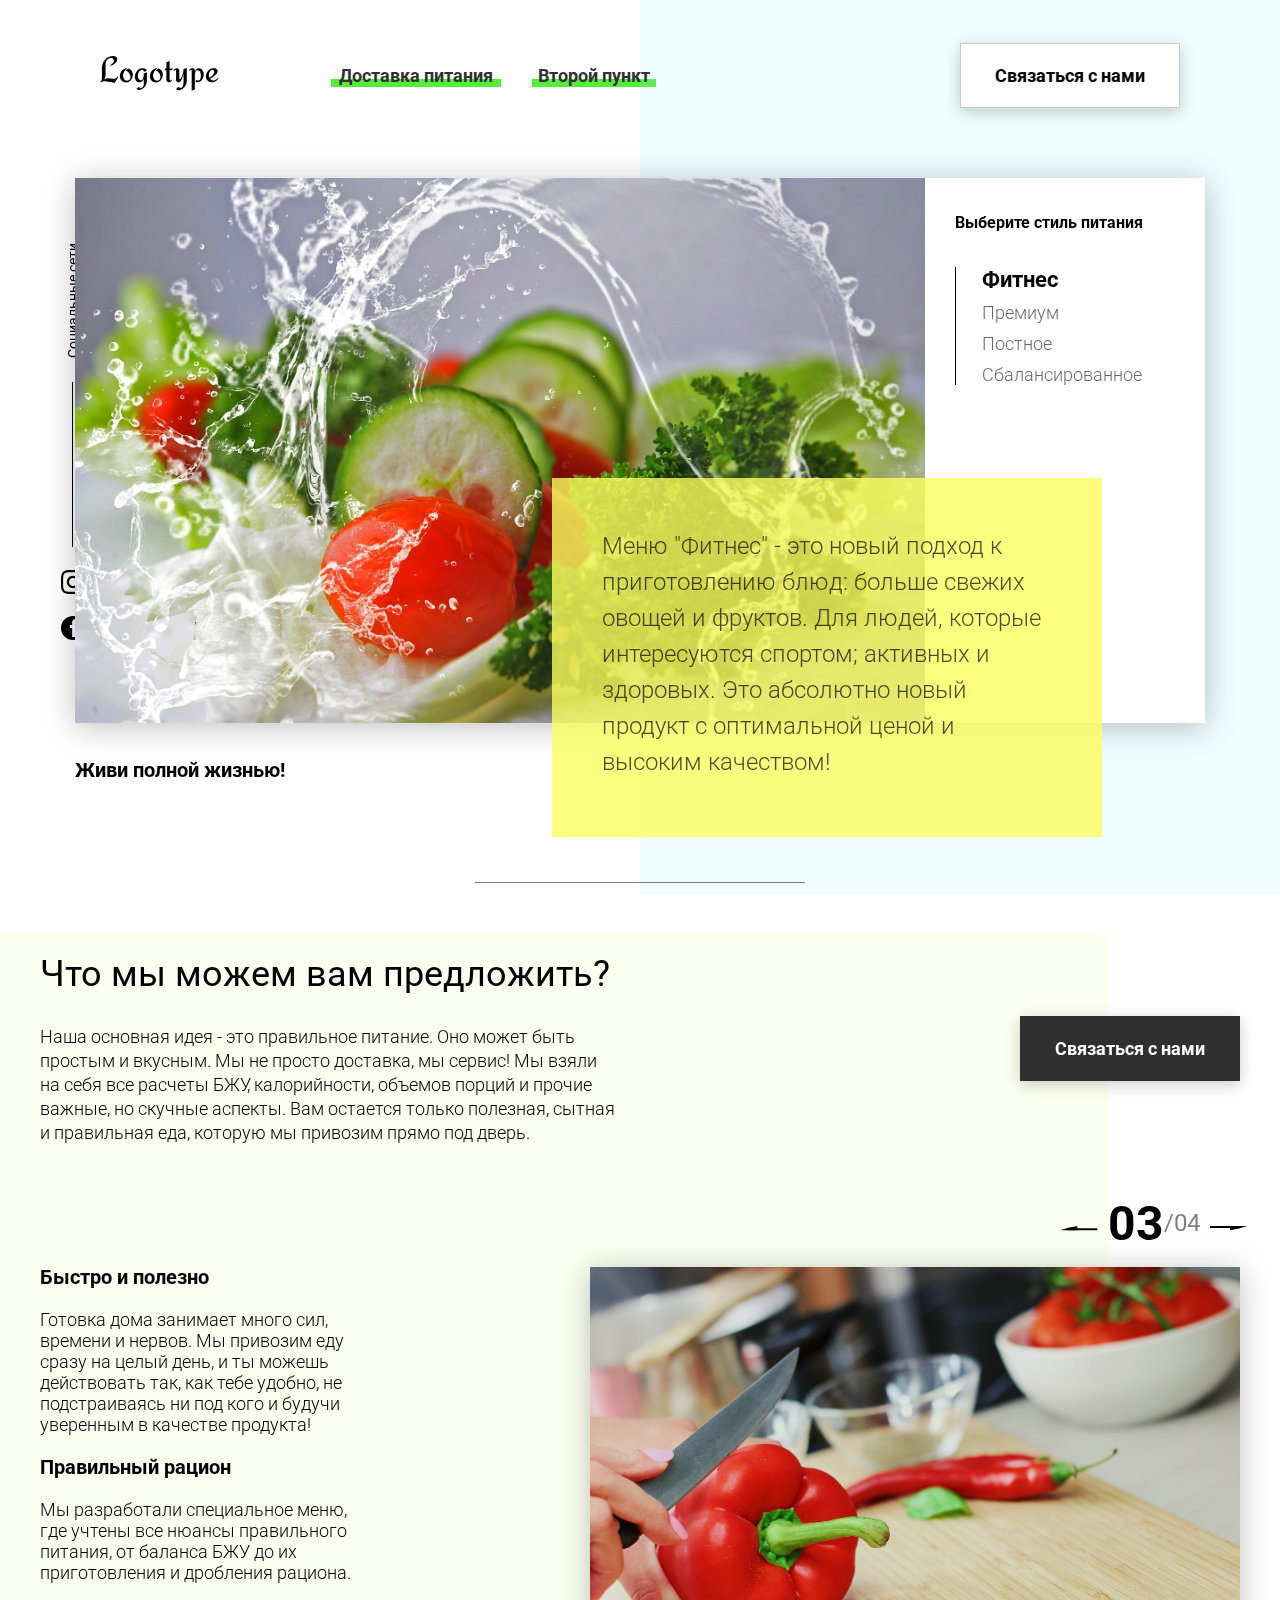
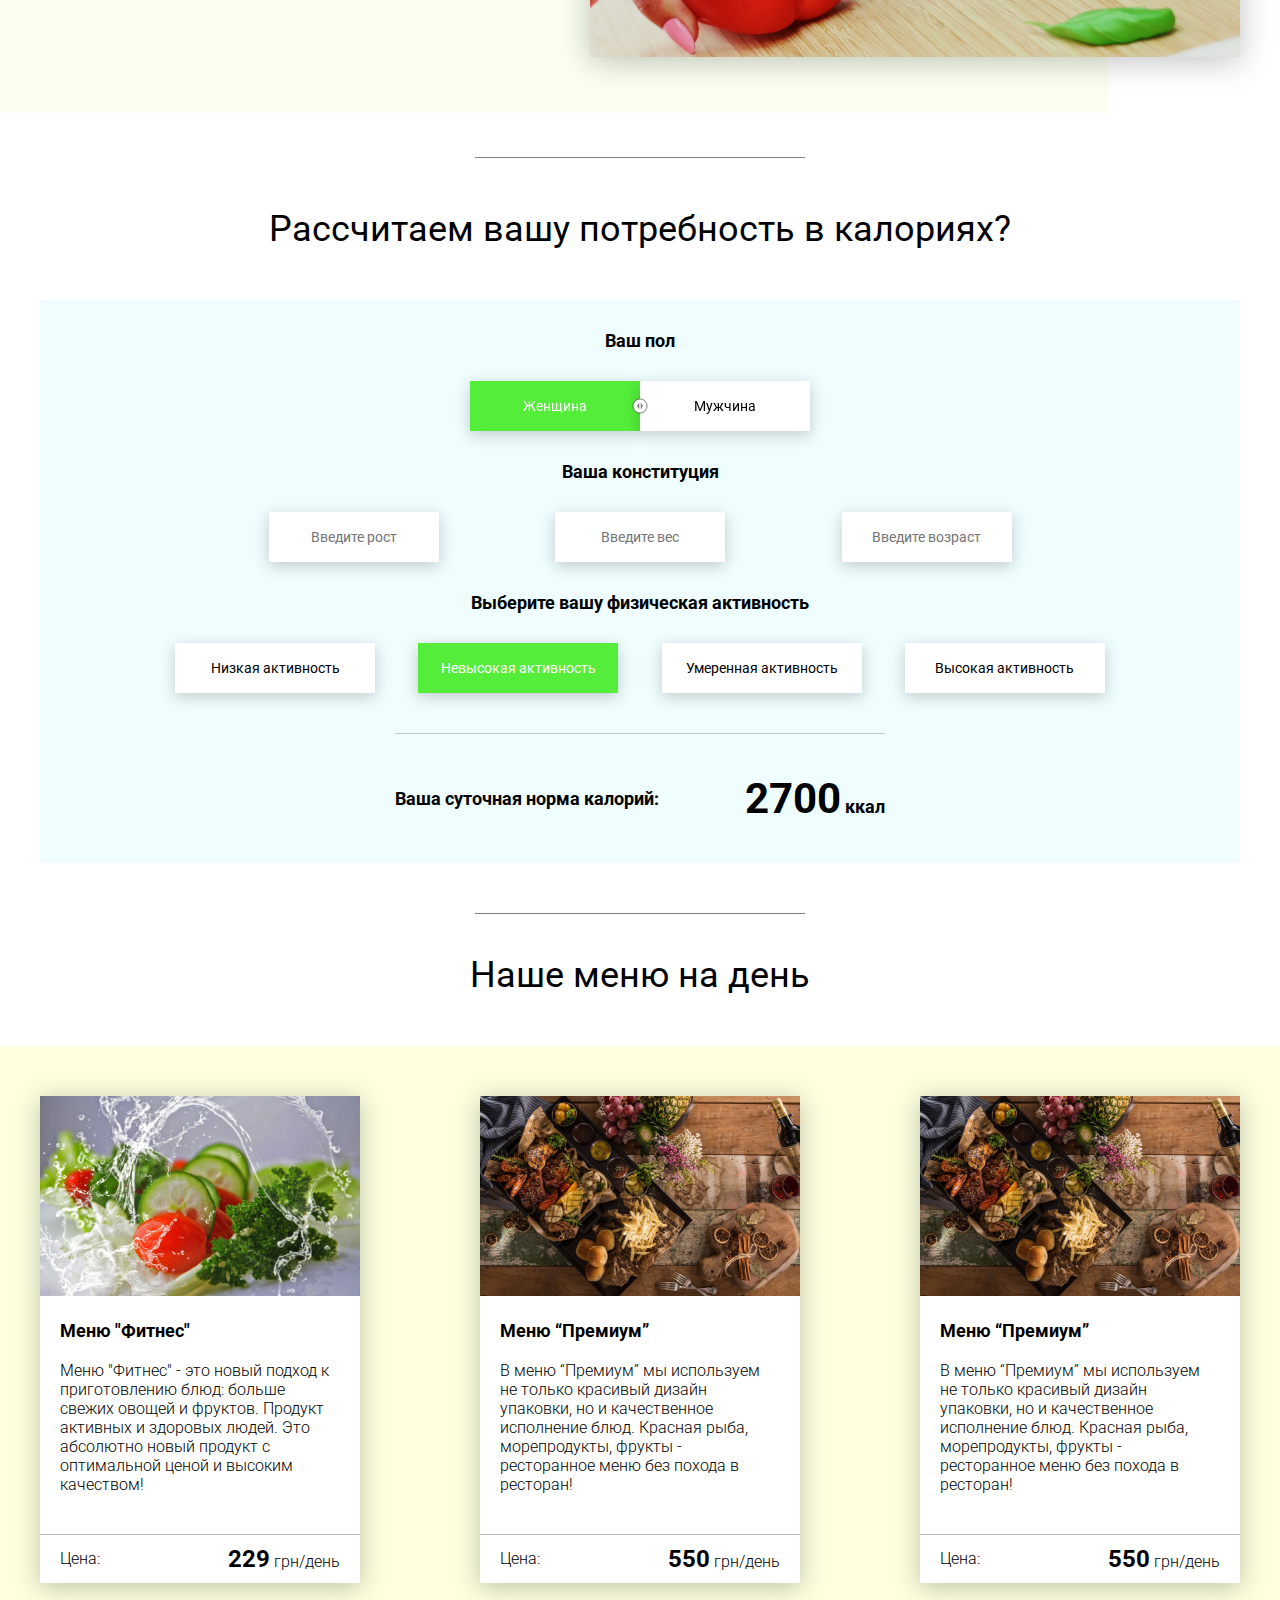
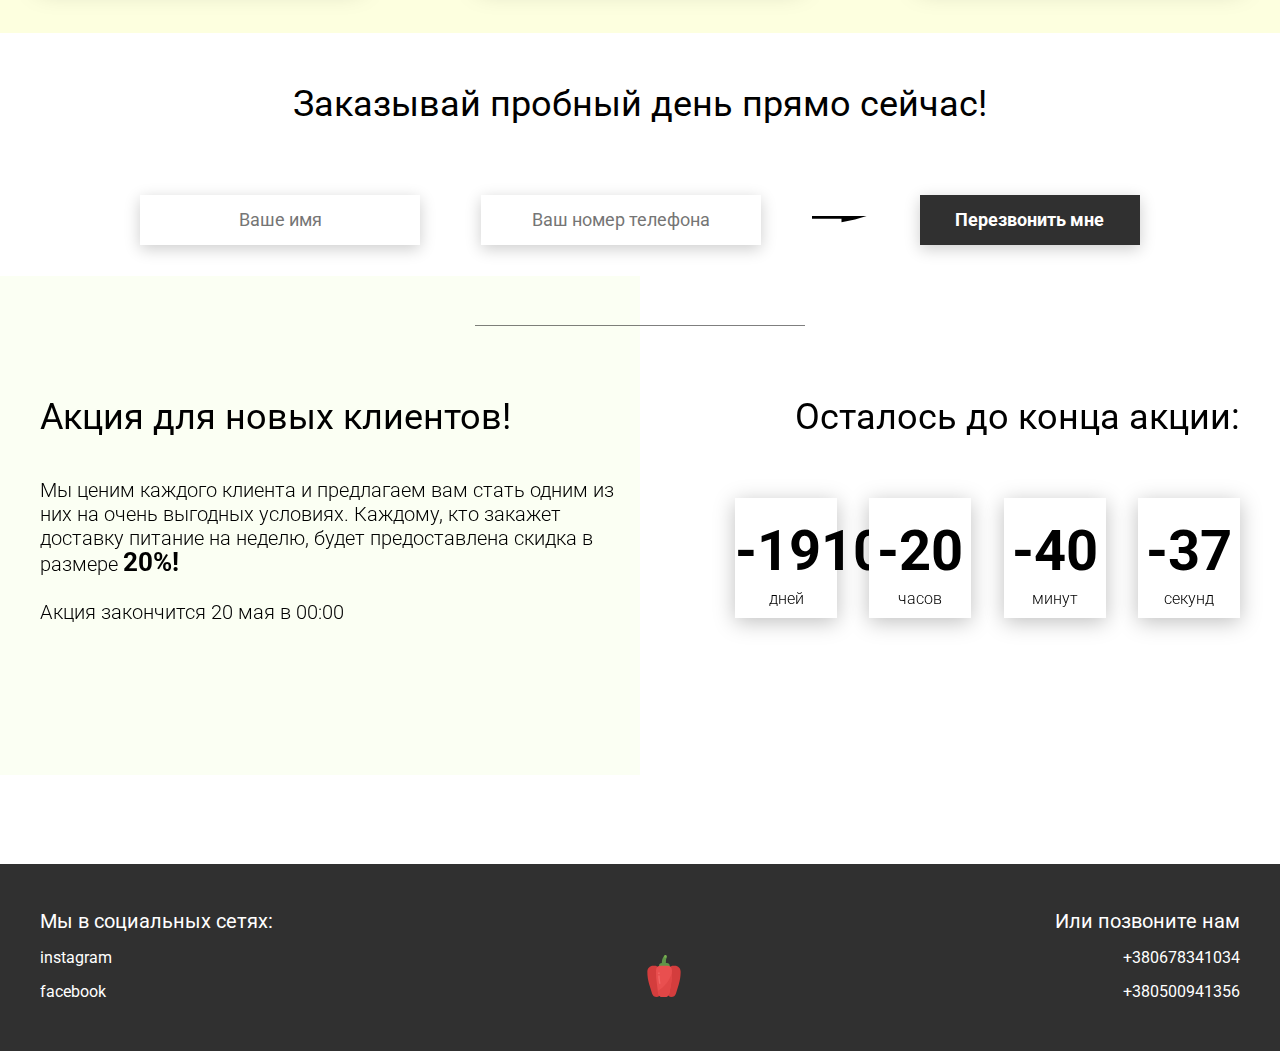
<file: icons/Food_dist/index.html>
<!DOCTYPE html>
<html lang="en">
<head>
    <meta charset="UTF-8">
    <meta name="viewport" content="width=device-width, initial-scale=1.0">
    <title>Food</title>
    <link rel="stylesheet" href="css/style.css">
</head>
<body>
    <header class="header">
        <div class="header__left-block">
            <div class="header__logo">
                <img src="icons/logo.svg" alt="Логотип">
            </div>
            <nav class="header__links">
                <a href="#" class="header__link">Доставка питания</a>
                <a href="#" class="header__link">Второй пункт</a>
            </nav>
        </div>
        <div class="header__right-block">
            <button data-modal class="btn btn_white">Связаться с нами</button>
        </div>
    </header>
    <div class="sidepanel">
        <div class="sidepanel__text"><span>Социальные сети</span></div>
        <div class="sidepanel__divider"></div>
        <a href="#" class="sidepanel__icon">
            <img src="icons/instagram.svg" alt="instagram">
        </a>
        <a href="#" class="sidepanel__icon">
            <img src="icons/facebook.svg" alt="facebook">
        </a>
    </div>

    <div class="preview">
        <div class="bgc_blue"></div>
        <div class="container">
            <div class="tabcontainer">
                <div class="tabcontent tabcontent_active">
                    <img src="img/tabs/vegy.jpg" alt="vegy">
                    <div class="tabcontent__descr">
                        Меню "Фитнес" - это новый подход к приготовлению блюд: больше свежих овощей и фруктов. Для людей, которые интересуются спортом; активных и здоровых. Это абсолютно новый продукт с оптимальной ценой и высоким качеством!
                    </div>
                </div>
                <div class="tabcontent">
                    <img src="img/tabs/elite.jpg" alt="elite">
                    <div class="tabcontent__descr">
                        Меню “Премиум” - мы используем не только красивый дизайн упаковки, но и качественное исполнение блюд. Красная рыба, морепродукты, фрукты - ресторанное меню без похода в ресторан!                                     
                    </div>
                </div>
                <div class="tabcontent">
                    <img src="img/tabs/post.jpg" alt="post">
                    <div class="tabcontent__descr">
                        Наше специальное “Постное меню” - это тщательный подбор ингредиентов: полное отсутствие продуктов животного происхождения. Полная гармония с собой и природой в каждом элементе! Все будет Ом!                                     
                    </div>
                </div>
                <div class="tabcontent">
                    <img src="img/tabs/vegy.jpg" alt="vegy">
                    <div class="tabcontent__descr">
                        Меню "Сбалансированное" - это соответствие вашего рациона всем научным рекомендациям. Мы тщательно просчитываем вашу потребность в к/б/ж/у и создаем лучшие блюда для вас.
                    </div>
                </div>
                <div class="tabheader">
                    <h3>Выберите стиль питания</h3>
                    <div class="tabheader__items">
                        <div class="tabheader__item tabheader__item_active">Фитнес</div>
                        <div class="tabheader__item">Премиум</div>
                        <div class="tabheader__item">Постное</div>
                        <div class="tabheader__item">Сбалансированное</div>
                    </div>
                </div>
            </div>
            <div class="preview__life">Живи полной жизнью!</div>
        </div>
    </div>

    <div class="divider"></div>

    <div class="offer">
        <div class="bgc_y"></div>
        <div class="container">
            <div class="offer__text">
                <h2 class="title">Что мы можем вам предложить?</h2>
                <div class="offer__descr">
                    Наша основная идея - это правильное питание. Оно может быть простым и вкусным. Мы не просто доставка, мы сервис! Мы взяли на себя все расчеты БЖУ, калорийности, объемов порций и прочие важные, но скучные аспекты. Вам остается только полезная, сытная и правильная еда, которую мы привозим прямо под дверь.
                </div>
            </div>
            <div class="offer__action">
                <button data-modal class="btn btn_dark">Связаться с нами</button>
            </div>
        </div>
        <div class="container">
            <div class="offer__advantages">
                <h2>Быстро и полезно</h2>
                <div class="offer__advantages-text">
                    Готовка дома занимает много сил, времени и нервов. Мы привозим еду сразу на целый день, и ты можешь действовать так, как тебе удобно, не подстраиваясь ни под кого и будучи уверенным в качестве продукта!
                </div>
                <h2>Правильный рацион</h2>
                <div class="offer__advantages-text">
                    Мы разработали специальное меню, где учтены все нюансы правильного питания, от баланса БЖУ до их приготовления и дробления рациона.
                </div>
            </div>
            <div class="offer__slider">
                <div class="offer__slider-counter">
                    <div class="offer__slider-prev">
                        <img src="icons/left.svg" alt="prev">
                    </div>
                    <span id="current">03</span>
                    /
                    <span id="total">04</span>
                    <div class="offer__slider-next">
                        <img src="icons/right.svg" alt="next">
                    </div>
                </div>
                <div class="offer__slider-wrapper">
                    <div class="offer__slide">
                        <img src="img/slider/pepper.jpg" alt="pepper">
                    </div>
                    <!-- <div class="offer__slide">
                        <img src="img/slider/food-12.jpg" alt="food">
                    </div>
                    <div class="offer__slide">
                        <img src="img/slider/olive-oil.jpg" alt="oil">
                    </div>
                    <div class="offer__slide">
                        <img src="img/slider/paprika.jpg" alt="paprika">
                    </div> -->
                </div>
            </div>
        </div>
    </div>

    <div class="divider"></div>

    <div class="calculating">
        <div class="container">
            <h2 class="title">Рассчитаем вашу потребность в калориях?
            </h2>
            <div class="calculating__field">
                <div class="calculating__subtitle">
                    Ваш пол
                </div>
                <div class="calculating__choose" id="gender">
                    <div class="calculating__choose-item calculating__choose-item_active">Женщина</div>
                    <div class="calculating__choose-item">Мужчина</div>
                </div>

                <div class="calculating__subtitle">
                    Ваша конституция
                </div>
                <div class="calculating__choose calculating__choose_medium">
                    <input type="text" id="height" placeholder="Введите рост" class="calculating__choose-item">
                    <input type="text" id="weight" placeholder="Введите вес"  class="calculating__choose-item">
                    <input type="text" id="age" placeholder="Введите возраст" class="calculating__choose-item">
                </div>

                <div class="calculating__subtitle">
                    Выберите вашу физическая активность
                </div>
                <div class="calculating__choose calculating__choose_big">
                    <div id="low" class="calculating__choose-item">Низкая активность </div>
                    <div id="small"  class="calculating__choose-item calculating__choose-item_active">Невысокая активность</div>
                    <div id="medium" class="calculating__choose-item">Умеренная активность</div>
                    <div id="high" class="calculating__choose-item">Высокая активность</div>
                </div>

                <div class="calculating__divider"></div>

                <div class="calculating__total">
                    <div class="calculating__subtitle">
                        Ваша суточная норма калорий:
                    </div>
                    <div class="calculating__result">
                        <span>2700</span> ккал
                    </div>
                </div>
            </div>
        </div>
    </div>

    <div class="divider"></div>

    <div class="menu">
        <h2 class="title">Наше меню на день</h2>

        <div class="menu__field">
            <div data-menu class="container">
                <!-- <div class="menu__item">
                    <img src="img/tabs/vegy.jpg" alt="vegy">
                    <h3 class="menu__item-subtitle">Меню "Фитнес"</h3>
                    <div class="menu__item-descr">Меню "Фитнес" - это новый подход к приготовлению блюд: больше свежих овощей и фруктов. Продукт активных и здоровых людей. Это абсолютно новый продукт с оптимальной ценой и высоким качеством!</div>
                    <div class="menu__item-divider"></div>
                    <div class="menu__item-price">
                        <div class="menu__item-cost">Цена:</div>
                        <div class="menu__item-total"><span>229</span> грн/день</div>
                    </div>
                </div>
                <div class="menu__item">
                    <img src="img/tabs/elite.jpg" alt="elite">
                    <h3 class="menu__item-subtitle">Меню “Премиум”</h3>
                    <div class="menu__item-descr">В меню “Премиум” мы используем не только красивый дизайн упаковки, но и качественное исполнение блюд. Красная рыба, морепродукты, фрукты - ресторанное меню без похода в ресторан!</div>
                    <div class="menu__item-divider"></div>
                    <div class="menu__item-price">
                        <div class="menu__item-cost">Цена:</div>
                        <div class="menu__item-total"><span>550</span> грн/день</div>
                    </div>
                </div>
                <div class="menu__item">
                    <img src="img/tabs/post.jpg" alt="post">
                    <h3 class="menu__item-subtitle">Меню "Постное"</h3>
                    <div class="menu__item-descr">Меню “Постное” - это тщательный подбор ингредиентов: полное отсутствие продуктов животного происхождения, молоко из миндаля, овса, кокоса или гречки, правильное количество белков за счет тофу и импортных вегетарианских стейков. </div>
                    <div class="menu__item-divider"></div>
                    <div class="menu__item-price">
                        <div class="menu__item-cost">Цена:</div>
                        <div class="menu__item-total"><span>430</span> грн/день</div>
                    </div>
                </div> -->
            </div>
        </div>
    </div>

    <div class="order">
        <div class="container">
            <div class="title">Заказывай пробный день прямо сейчас!</div>
            <form action="#" class="order__form">
                <input required placeholder="Ваше имя" name="name" type="text" class="order__input">
                <input required placeholder="Ваш номер телефона" name="phone" type="phone" class="order__input">
                <img src="icons/right.svg" alt="right">
                <buttong class="btn btn_dark btn_min">Перезвонить мне</buttong>
            </form>
        </div>
    </div>

    <div class="divider"></div>

    <div class="promotion">
        <div class="bgc_y"></div>
        <div class="container">
            <div class="promotion__text">
                <div class="title">Акция для новых клиентов!</div>
                <div class="promotion__descr">
                    Мы ценим каждого клиента и предлагаем вам стать одним из них на очень выгодных условиях. 
                    Каждому, кто закажет доставку питание на неделю, будет предоставлена скидка в размере <span>20%!</span>
                    <br><br>
                    Акция закончится 20 мая в 00:00
                </div>
            </div>
            <div class="promotion__timer">
                <div class="title">Осталось до конца акции:</div>
                <div class="timer">
                    <div class="timer__block">
                        <span id="days">12</span>
                        дней
                    </div>
                    <div class="timer__block">
                        <span id="hours">20</span>
                        часов
                    </div>
                    <div class="timer__block">
                        <span id="minutes">56</span>
                        минут
                    </div>
                    <div class="timer__block">
                        <span id="seconds">20</span>
                        секунд
                    </div>
                </div>
            </div>
        </div>
    </div>

    <footer class="footer">
        <div class="container">
            <div class="social">
                <div class="subtitle">Мы в социальных сетях:</div>
                <a href="#" class="link">instagram</a>
                <a href="#" class="link">facebook</a>
            </div>
            <div class="pepper">
                <img src="icons/veg.svg" alt="pepper">
            </div>
            <div class="call">
                <div class="subtitle">Или позвоните нам</div>
                <a href="#" class="link">+380678341034</a>
                <a href="#" class="link">+380500941356</a>
            </div>
        </div>
    </footer>

    <div class="modal">
        <div class="modal__dialog">
            <div class="modal__content">
                <form action="#">
                    <div data-close class="modal__close">&times;</div>
                    <div class="modal__title">Мы свяжемся с вами как можно быстрее!</div>
                    <input required placeholder="Ваше имя" name="name" type="text" class="modal__input">
                    <input required placeholder="Ваш номер телефона" name="phone" type="phone" class="modal__input">
                    <button class="btn btn_dark btn_min">Перезвонить мне</button>
                </form>
            </div>
        </div>
    </div>

    <script src="js/script.js"></script>
</body>
</html>
</file>
<file: icons/Food_dist/css/style.css>
@import url(https://fonts.googleapis.com/css?family=Roboto:300,400,700&display=swap&subset=cyrillic-ext);
* {
    box-sizing: border-box;
    margin: 0;
    padding: 0;
    font-family: Roboto, sans-serif
}

a {
    text-decoration: none
}

.btn {
    width: 220px;
    height: 65px;
    display: flex;
    justify-content: center;
    align-items: center;
    background-color: #fff;
    font-size: 18px;
    font-weight: 700;
    border: 1px solid rgba(0, 0, 0, .2);
    box-shadow: 0 4px 15px rgba(0, 0, 0, .2);
    cursor: pointer;
    transition: .3s all;
    outline: 0
}

.btn_white {
    background-color: #fff
}

.btn_dark {
    background-color: #303030;
    color: #fff;
    border: none
}

.btn_min {
    height: 50px
}

.btn:hover {
    box-shadow: 0 4px 30px rgba(0, 0, 0, .3)
}

.container {
    max-width: 1200px;
    margin: 0 auto
}

.divider {
    width: 330px;
    height: 1px;
    margin: 0 auto;
    background-color: rgba(0, 0, 0, .5)
}

.title {
    font-size: 36px;
    font-weight: 400
}

.header {
    display: flex;
    justify-content: space-between;
    align-items: center;
    height: 150px;
    padding: 0 100px
}

.header__left-block {
    display: flex;
    justify-content: space-between;
    min-width: 550px
}

.header__logo {
    max-width: 170px
}

.header__logo img {
    width: 100%
}

.header__links {
    display: flex;
    align-items: center
}

.header__link {
    position: relative;
    margin-right: 45px;
    font-weight: 700;
    font-size: 18px;
    color: #303030
}

.header__link:after {
    content: '';
    position: absolute;
    display: block;
    width: 110%;
    left: -5%;
    bottom: -1px;
    z-index: -1;
    height: 8px;
    background: #54ed39
}

.header__link:last-child {
    margin-right: 0
}

.sidepanel {
    position: fixed;
    left: 60px;
    top: 240px;
    height: 400px;
    width: 25px;
    display: flex;
    flex-direction: column;
    justify-content: space-between;
    align-items: center
}

.sidepanel__text {
    width: 120px;
    height: 120px;
    font-size: 14px
}

.sidepanel__text span {
    display: flex;
    transform: rotate(-90deg) translateX(-50px)
}

.sidepanel__divider {
    width: 1px;
    height: 165px;
    background-color: #000
}

.sidepanel__icon {
    width: 24px;
    height: 24px
}

.sidepanel__icon img {
    width: 100%
}

.preview {
    padding: 28px 0 100px 0;
    position: relative
}

.preview__life {
    font-weight: 700;
    font-size: 20px;
    margin-left: 35px;
    margin-top: 35px
}

.bgc_blue {
    position: absolute;
    right: 0;
    top: -155px;
    width: 50vw;
    height: 900px;
    background: rgba(146, 242, 255, .15);
    z-index: -1
}

.tabcontainer {
    display: flex;
    width: 1130px;
    margin: 0 auto;
    box-shadow: 0 4px 30px rgba(0, 0, 0, .25)
}

.tabcontent {
    display: none;
    width: 850px;
    position: relative
}

.tabcontent_active {
    display: block;
}

.tabcontent img {
    width: 100%;
    height: 100%;
    object-fit: cover
}

.tabcontent__descr {
    position: absolute;
    top: 300px;
    right: -177px;
    width: 550px;
    height: 359px;
    background: rgba(251, 254, 93, .8);
    padding: 50px;
    font-size: 24px;
    font-weight: 300;
    line-height: 36px;
    color: rgba(0, 0, 0, .7)
}

.tabheader {
    width: 280px;
    padding: 35px 30px;
    background-color: #fff
}

.tabheader h3 {
    font-weight: 700;
    font-size: 16px
}

.tabheader__items {
    margin-top: 35px;
    padding-left: 26px;
    border-left: 1px solid #000
}

.tabheader__item {
    font-weight: 700;
    font-size: 18px;
    font-weight: 300;
    margin-top: 10px;
    color: rgba(0, 0, 0, .6);
    cursor: pointer;
    transition: .3s all
}

.tabheader__item_active {
    color: #000;
    font-size: 22px;
    font-weight: 700
}

.offer {
    padding: 70px 0 100px 0;
    position: relative
}

.offer .container {
    display: flex;
    justify-content: space-between
}

.offer .bgc_y {
    position: absolute;
    width: 1109px;
    height: 780px;
    background: rgba(243, 255, 222, .45);
    z-index: -1;
    top: 50px
}

.offer__text {
    width: 580px
}

.offer__descr {
    font-size: 18px;
    margin-top: 30px;
    font-weight: 300;
    line-height: 24px
}

.offer__action {
    display: flex;
    align-items: center;
    justify-content: flex-end
}

.offer__advantages {
    width: 330px;
    margin-top: 50px
}

.offer__advantages h2 {
    font-weight: 700;
    font-size: 20px;
    margin-top: 20px
}

.offer__advantages h2:first-child {
    margin-top: 70px
}

.offer__advantages-text {
    margin-top: 20px;
    font-size: 18px;
    font-weight: 300;
    line-height: 21px
}

.offer__slider {
    width: 650px;
    margin-top: 50px;
    display: flex;
    flex-direction: column;
    align-items: flex-end
}

.offer__slider-counter {
    display: flex;
    width: 180px;
    align-items: center;
    font-size: 24px;
    color: rgba(0, 0, 0, .5)
}

.offer__slider-wrapper {
    width: 100%;
    margin-top: 15px;
    box-shadow: 0 4px 30px rgba(0, 0, 0, .25)
}

.offer__slider-prev {
    margin-right: 10px;
    cursor: pointer
}

.offer__slider-next {
    margin-left: 10px;
    cursor: pointer
}

.offer__slider #current {
    font-size: 48px;
    font-weight: 700;
    color: #000
}

.offer__slide {
    width: 100%;
    height: 390px
}

.offer__slide img {
    width: 100%;
    height: 100%;
    object-fit: cover
}

.calculating {
    padding: 50px 0
}

.calculating .title {
    text-align: center
}

.calculating__field {
    width: 100%;
    margin-top: 50px;
    background: rgba(146, 242, 255, .15);
    padding: 30px 0 40px 0
}

.calculating__subtitle {
    text-align: center;
    font-size: 18px;
    font-weight: 700;
    margin-top: 30px
}

.calculating__subtitle:first-child {
    margin-top: 0
}

.calculating #gender:after {
    content: '';
    position: absolute;
    top: 50%;
    transform: translateY(-50%);
    display: block;
    width: 16px;
    height: 16px;
    background: url(../icons/switch.svg) center center/cover no-repeat
}

.calculating__choose {
    position: relative;
    display: flex;
    margin-top: 30px;
    justify-content: center
}

.calculating__choose-item {
    display: flex;
    align-items: center;
    justify-content: center;
    width: 170px;
    height: 50px;
    padding: 0 10px;
    background: #fff;
    box-shadow: 0 4px 15px rgba(0, 0, 0, .2);
    border: none;
    text-align: center;
    font-size: 14px;
    cursor: pointer;
    outline: 0;
    transition: .3s all
}

.calculating__choose-item_active {
    color: #fff;
    background-color: #54ed39
}

.calculating__choose_medium {
    width: 743px;
    justify-content: space-between;
    margin: 30px auto 0 auto
}

.calculating__choose_big {
    width: 930px;
    justify-content: space-between;
    margin: 30px auto 0 auto
}

.calculating__choose_big .calculating__choose-item {
    width: 200px
}

.calculating__divider {
    width: 490px;
    height: 1px;
    margin: 40px auto;
    background-color: rgba(0, 0, 0, .2)
}

.calculating__total {
    width: 490px;
    margin: 0 auto;
    display: flex;
    justify-content: space-between;
    align-items: center
}

.calculating__result {
    font-size: 18px;
    font-weight: 700
}

.calculating__result span {
    font-size: 42px
}

.menu {
    padding: 40px 0 50px 0
}

.menu .container {
    display: flex;
    justify-content: space-between;
    align-items: flex-start
}

.menu .title {
    text-align: center
}

.menu__field {
    margin-top: 50px;
    padding: 50px 0;
    width: 100%;
    background: rgba(249, 254, 126, .25)
}

.menu__item {
    width: 320px;
    min-height: 450px;
    background: #fff;
    box-shadow: 0 4px 25px rgba(0, 0, 0, .25);
    font-size: 16px;
    font-weight: 300
}

.menu__item img {
    width: 100%;
    height: 200px;
    object-fit: cover
}

.menu__item-subtitle {
    font-weight: 700;
    font-size: 18px;
    padding: 0 20px;
    margin-top: 20px
}

.menu__item-descr {
    margin-top: 20px;
    padding: 0 20px
}

.menu__item-divider {
    width: 100%;
    height: 1px;
    background-color: rgba(0, 0, 0, .25);
    margin-top: 40px
}

.menu__item-price {
    display: flex;
    justify-content: space-between;
    align-items: center;
    padding: 10px 20px
}

.menu__item-price span {
    font-size: 24px;
    font-weight: 700
}

.order {
    padding-bottom: 80px
}

.order .title {
    text-align: center
}

.order__form {
    margin-top: 70px;
    padding: 0 100px;
    display: flex;
    justify-content: space-between;
    align-items: center
}

.order__form img {
    transform: scale(1.5)
}

.order__input {
    width: 280px;
    height: 50px;
    background: #fff;
    box-shadow: 0 4px 15px rgba(0, 0, 0, .2);
    border: none;
    font-size: 18px;
    text-align: center;
    padding: 0 20px;
    outline: 0
}

.promotion {
    padding: 70px 0 240px 0;
    position: relative
}

.promotion .container {
    display: flex
}

.promotion .bgc_y {
    position: absolute;
    width: 50%;
    height: 499px;
    background: rgba(243, 255, 222, .35);
    z-index: -1;
    top: -50px;
    left: 0
}

.promotion__text {
    width: 50%
}

.promotion__descr {
    margin-top: 40px;
    font-size: 20px;
    line-height: 24px;
    font-weight: 300
}

.promotion__descr span {
    font-weight: 700;
    font-size: 26px
}

.promotion__timer {
    width: 50%
}

.promotion__timer .title {
    text-align: right
}

.promotion__timer .timer {
    margin-top: 60px;
    padding-left: 95px;
    display: flex;
    justify-content: space-between;
    align-items: center
}

.promotion__timer .timer__block {
    width: 102px;
    height: 120px;
    background: #fff;
    box-shadow: 0 4px 20px rgba(0, 0, 0, .25);
    font-size: 16px;
    font-weight: 300;
    text-align: center
}

.promotion__timer .timer__block span {
    display: block;
    margin-top: 20px;
    margin-bottom: 5px;
    font-size: 56px;
    font-weight: 700
}

.footer {
    min-height: 180px;
    background-color: #303030;
    padding: 45px 0 50px 0;
    color: #fff
}

.footer .container {
    height: 100%;
    display: flex;
    justify-content: space-between;
    align-items: flex-end
}

.footer .subtitle {
    font-size: 20px
}

.footer .link {
    display: block;
    margin-top: 15px;
    font-size: 16px;
    color: #fff
}

.footer .call {
    text-align: right
}

.modal {
    position: fixed;
    top: 0;
    left: 0;
    z-index: 1050;
    display: none;
    width: 100%;
    height: 100%;
    overflow: hidden;
    background-color: rgba(0, 0, 0, .5)
}

.modal__dialog {
    max-width: 500px;
    margin: 40px auto
}

.modal__content {
    position: relative;
    width: 100%;
    padding: 40px;
    background-color: #fff;
    border: 1px solid rgba(0, 0, 0, .2);
    border-radius: 4px;
    max-height: 80vh;
    overflow-y: auto
}

.modal__close {
    position: absolute;
    top: 8px;
    right: 14px;
    font-size: 30px;
    color: #000;
    opacity: .5;
    font-weight: 700;
    border: none;
    background-color: transparent;
    cursor: pointer
}

.modal__title {
    text-align: center;
    font-size: 22px;
    text-transform: uppercase
}

.modal__input {
    display: block;
    margin: 20px auto 20px auto;
    width: 280px;
    height: 50px;
    background: #fff;
    box-shadow: 0 4px 15px rgba(0, 0, 0, .2);
    border: none;
    font-size: 18px;
    text-align: center;
}
</file>
